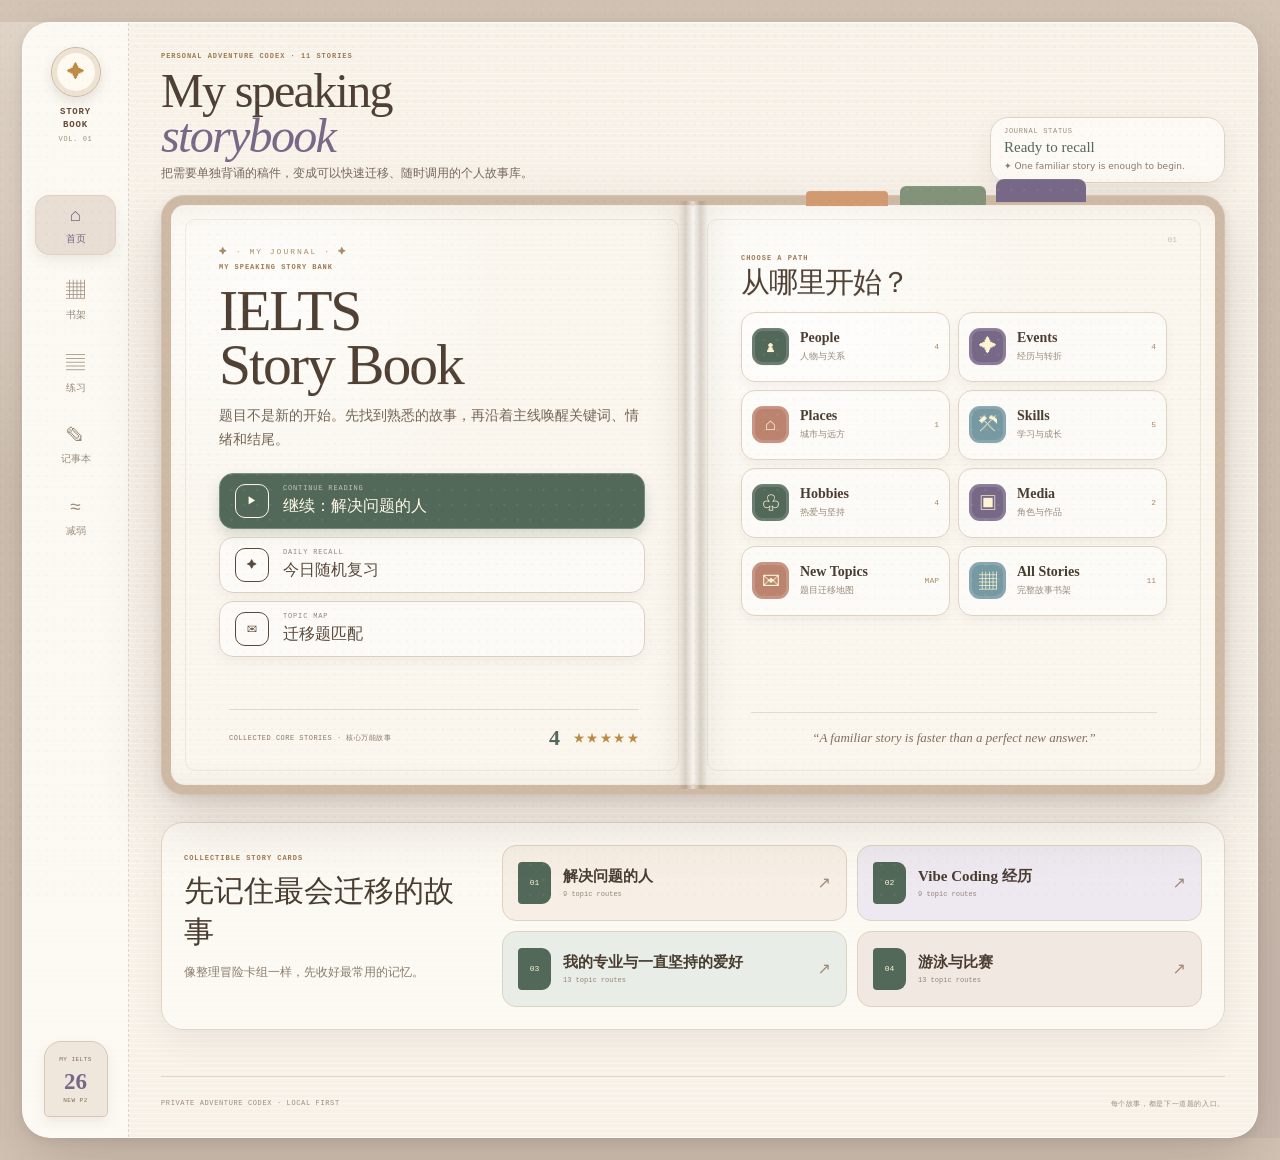
<file: ielts-story-book/index.html>
<!doctype html>
<html lang="zh-CN">
  <head>
    <meta charset="UTF-8" />
    <meta name="viewport" content="width=device-width, initial-scale=1.0" />
    <meta name="description" content="把雅思口语稿整理成可以快速迁移、主动回忆的个人故事库。" />
    <link rel="icon" href="/ielts-story-book/favicon.svg" />
    <title>IELTS Story Book</title>
    <script type="module" crossorigin src="/ielts-story-book/assets/index-qd7q5h-L.js"></script>
    <link rel="stylesheet" crossorigin href="/ielts-story-book/assets/index-BnilEi41.css">
  </head>
  <body>
    <div id="root"></div>
  </body>
</html>
</file>
<file: ielts-story-book/assets/index-BnilEi41.css>
:root{--ink:#493c31;--ink-soft:#76695c;--paper:#f2e7d8;--paper-light:#fbf7ef;--paper-deep:#dfcdb7;--cream:#f7f1e8;--sage:#82937a;--sage-dark:#526858;--plum:#786887;--rose:#cb7c70;--gold:#bd8b46;--sky:#7799a2;--line:#5b453229;--shadow:0 18px 46px #523e2d29;--pixel:ui-monospace, "SFMono-Regular", Consolas, "Liberation Mono", monospace;--serif:Georgia, "Times New Roman", "Songti SC", "Noto Serif CJK SC", serif;--sans:Inter, ui-sans-serif, system-ui, -apple-system, BlinkMacSystemFont, "Segoe UI", "PingFang SC", sans-serif;--story-accent:#8d6941}*{box-sizing:border-box}html{--lightningcss-light:initial;--lightningcss-dark: ;color-scheme:light;scroll-behavior:smooth;background:#d4c5b6;min-width:320px}body{min-height:100vh;color:var(--ink);font-family:var(--sans);background:radial-gradient(circle at 16% 8%,#fffaf0b3,#0000 28%),radial-gradient(circle at 88% 90%,#745f7924,#0000 31%),repeating-linear-gradient(90deg,#553e2b05 0 1px,#0000 1px 5px),#d4c5b6;margin:0}body:before{content:"";pointer-events:none;z-index:50;opacity:.2;background:radial-gradient(circle at 20% 30%,#563f2b1f 0 1px,#0000 1.5px) 0 0/9px 11px,radial-gradient(circle at 80% 65%,#ffffff59 0 1px,#0000 1.5px) 0 0/13px 15px;position:fixed;inset:0}a{color:inherit;text-decoration:none}button,input,select{font:inherit}button,a{-webkit-tap-highlight-color:transparent}button:focus-visible,a:focus-visible,input:focus-visible,select:focus-visible,summary:focus-visible{outline:2px solid var(--plum);outline-offset:3px}.app-shell{z-index:1;background:linear-gradient(#ffffff57 1px, transparent 1px), var(--cream);background-size:100% 5px,auto;border:1px solid #ffffffc7;border-radius:28px;grid-template:"rail stage"1fr"rail footer"/106px minmax(0,1fr);width:min(1580px,100% - 44px);min-height:calc(100vh - 44px);margin:22px auto;display:grid;position:relative;overflow:hidden;box-shadow:0 28px 75px #46322333,0 3px 10px #4632231a}.topbar{background:#fffdf8b3;border-right:1px dashed #624b3633;flex-direction:column;grid-area:rail;align-items:center;min-height:100%;padding:24px 12px 20px;display:flex}.brand-mark{color:#654a34;text-align:center;justify-items:center;gap:9px;display:grid}.brand-gem{width:50px;height:50px;color:var(--gold);font-family:var(--pixel);background:#fffaf1;border:1px solid #c9b9a4;border-radius:50%;place-items:center;font-size:18px;display:grid;box-shadow:inset 0 0 0 5px #eee2d3,0 5px 12px #503a2921}.brand-mark strong,.brand-mark small{font-family:var(--pixel);letter-spacing:.09em;display:block}.brand-mark strong{font-size:9px;line-height:1.45}.brand-mark small{color:#a28f7c;margin-top:3px;font-size:7px}.topnav{gap:12px;width:100%;margin-top:54px;display:grid}.topnav a,.motion-toggle{color:#9a8b7b;cursor:pointer;background:0 0;border:0;border-radius:15px;align-content:center;place-items:center;gap:5px;min-height:60px;padding:8px 4px;transition:transform .18s,color .18s,background .18s,box-shadow .18s;display:grid}.topnav a span,.motion-toggle span{font-family:var(--pixel);font-size:19px}.topnav a small,.motion-toggle small{font-size:10px}.topnav a:hover,.topnav a.active,.motion-toggle:hover{color:#6a5746;background:#efe6dc;transform:translateY(-2px);box-shadow:inset 0 0 0 1px #e0d2c2,0 6px 13px #503a2914}.topnav a.active{color:var(--plum);background:#e8ded3}.rail-note{color:#806b58;background:#f0e7dc;border:1px solid #d7c7b5;border-radius:17px 17px 5px 5px;justify-items:center;width:64px;margin-top:auto;padding:14px 4px 12px;display:grid;box-shadow:0 5px 12px #4d372614}.rail-note span,.rail-note small{font-family:var(--pixel);letter-spacing:.08em;font-size:6px}.rail-note strong{color:var(--plum);font-family:var(--serif);margin:6px 0 2px;font-size:23px}.route-stage{perspective:1600px;transform-origin:50%;grid-area:stage;min-width:0}.page-wrap{width:min(1380px,100% - 64px);margin:0 auto;padding:20px 0 46px}.site-footer{border-top:1px solid var(--line);color:#9b8d7f;width:calc(100% - 64px);font-family:var(--pixel);letter-spacing:.09em;grid-area:footer;justify-content:space-between;gap:24px;margin:0 auto;padding:22px 0 28px;font-size:7px;display:flex}.eyebrow,.chapter-label{color:#9c7951;font-family:var(--pixel);letter-spacing:.14em;text-transform:uppercase;font-size:7px;font-weight:700}.ambient-title{justify-content:space-between;align-items:flex-end;gap:28px;margin:0 auto 12px;display:flex}.ambient-title h1,.page-hero h1,.map-header h1{color:#4e4034;font-family:var(--serif);letter-spacing:-.035em;margin:6px 0 7px;font-size:clamp(34px,4vw,48px);font-weight:500;line-height:.94}.ambient-title h1 em{color:var(--plum);font-weight:400}.ambient-title p,.page-hero p,.map-header p{max-width:680px;color:var(--ink-soft);font-family:var(--serif);margin:0;font-size:12px;line-height:1.45}.home-status{background:#fffdf8b8;border:1px solid #dfd2c4;border-radius:18px;flex:none;width:235px;padding:9px 13px;box-shadow:0 10px 28px #4b362614}.home-status span,.home-status strong,.home-status small{display:block}.home-status span{color:#9f8d7b;font-family:var(--pixel);letter-spacing:.1em;font-size:7px}.home-status strong{color:var(--sage-dark);font-family:var(--serif);margin-top:4px;font-size:15px;font-weight:500}.home-status small{color:#8c7c6d;margin-top:4px;font-size:9px;line-height:1.35}.open-book{background:#cdb9a4;border:1px solid #d4c3b0;border-radius:23px;grid-template-columns:1fr 1fr;min-height:650px;padding:9px;display:grid;position:relative;transform:rotateX(.6deg);box-shadow:0 25px 60px #4e3a2a2e,0 5px 14px #4e3a2a1c}.open-book:before{content:"";z-index:8;background:var(--plum);width:90px;height:23px;box-shadow:-98px 5px 0 -2px var(--sage), -194px 8px 0 -4px #d29a70;border-radius:8px 8px 0 0;position:absolute;top:-17px;right:13%}.book-page{color:var(--ink);background:radial-gradient(circle at 20% 15%, #ffffffbf, transparent 36%), repeating-linear-gradient(0deg, #63483005 0 1px, transparent 1px 5px), var(--paper-light);position:relative;overflow:hidden}.book-page:after{content:"";pointer-events:none;border:1px solid #74573d1a;border-radius:10px;position:absolute;inset:14px}.book-page.left-page{border-radius:14px 3px 3px 14px;box-shadow:inset -20px 0 28px #5b412b14}.book-page.right-page{border-radius:3px 14px 14px 3px;box-shadow:inset 20px 0 28px #5b412b12}.book-binding{z-index:6;pointer-events:none;background:linear-gradient(90deg,#0000,#50392624,#ffffff80,#50392629,#0000);width:30px;position:absolute;top:5px;bottom:5px;left:50%;transform:translate(-50%)}.home-book{min-height:600px}.home-book .book-page{padding:42px 48px}.ornament{color:#a98d68;font-family:var(--pixel);letter-spacing:.25em;font-size:8px}.home-book h2{color:#504034;font-family:var(--serif);letter-spacing:-.035em;margin:13px 0;font-size:clamp(44px,4.5vw,59px);font-weight:500;line-height:.93}.book-intro{color:#726353;max-width:470px;font-family:var(--serif);margin:0;font-size:14px;line-height:1.7}.home-actions{gap:8px;margin-top:21px;display:grid}.quest-button{color:#59493b;text-align:left;cursor:pointer;background:#ffffff80;border:1px solid #ded0c1;border-radius:14px;align-items:center;gap:14px;width:100%;min-height:54px;padding:10px 15px;transition:transform .18s,background .18s,box-shadow .18s;display:flex;box-shadow:0 5px 12px #563e2b0f}.quest-button:hover{background:#fffdf8;transform:translateY(-2px);box-shadow:0 8px 18px #563e2b1c}.quest-button.primary{background:var(--sage-dark);color:#fff9e9;border-color:#768b7a;box-shadow:0 7px 14px #394f3e2e}.quest-button>span:first-child{width:34px;height:34px;font-family:var(--pixel);border:1px solid;border-radius:10px;flex:none;place-items:center;font-size:10px;display:grid}.quest-button small,.quest-button span:last-child{display:block}.quest-button small{font-family:var(--pixel);letter-spacing:.12em;opacity:.66;margin-bottom:4px;font-size:7px}.featured-ribbon{border-top:1px solid var(--line);color:#8a7968;font-family:var(--pixel);letter-spacing:.07em;align-items:center;gap:12px;padding-top:15px;font-size:7px;display:flex;position:absolute;bottom:34px;left:58px;right:54px}.featured-ribbon strong{color:var(--sage-dark);font-family:var(--serif);margin-left:auto;font-size:22px}.page-number{color:#5b3e204d;font-family:var(--pixel);font-size:8px;position:absolute;top:30px;right:38px}.home-book .right-page h2{font-family:var(--serif);margin:7px 0 16px;font-size:29px;font-weight:500}.category-grid{grid-template-columns:repeat(2,minmax(0,1fr));gap:8px;display:grid}.category-tile{background:#ffffff80;border:1px solid #e0d2c2;border-radius:14px;grid-template-columns:37px 1fr auto;align-items:center;gap:11px;min-height:70px;padding:10px;transition:transform .18s,background .18s,box-shadow .18s;display:grid;box-shadow:0 5px 10px #553d2a0d}.category-tile:nth-child(4n+2) .category-icon{background:var(--plum)}.category-tile:nth-child(4n+3) .category-icon{background:#bc836f}.category-tile:nth-child(4n+4) .category-icon{background:var(--sky)}.category-tile:hover{background:#fffdf8;transform:translateY(-2px);box-shadow:0 8px 18px #553d2a1a}.category-icon{background:var(--sage-dark);color:#fff4d4;width:37px;height:37px;font-family:var(--pixel);border-radius:11px;place-items:center;font-size:18px;display:grid;box-shadow:inset 0 0 0 3px #ffffff24}.category-tile strong,.category-tile small{display:block}.category-tile strong{font-family:var(--serif);font-size:14px;font-weight:600}.category-tile small{color:#998b7d;margin-top:4px;font-size:9px}.category-tile em{color:#a78966;font-family:var(--pixel);font-size:8px;font-style:normal}.home-book blockquote{border-top:1px solid var(--line);color:#806f5e;font-family:var(--serif);text-align:center;margin:0;padding-top:17px;font-size:13px;font-style:italic;position:absolute;bottom:39px;left:58px;right:58px}.featured-strip{background:#fffdf8a8;border:1px solid #e1d5c8;border-radius:22px;grid-template-columns:290px 1fr;align-items:start;gap:28px;margin-top:27px;padding:22px;display:grid;box-shadow:0 12px 32px #4b362612}.featured-strip h2,.related-section h2{font-family:var(--serif);margin:7px 0 0;font-size:30px;font-weight:500}.featured-strip>div:first-child p{color:#8b7c6d;font-family:var(--serif);margin:10px 0 0;font-size:12px;line-height:1.6}.featured-links{grid-template-columns:repeat(2,1fr);gap:10px;display:grid}.featured-links a{background:#f7efe5;border:1px solid #dfd1c1;border-radius:14px;grid-template-columns:33px 1fr auto;align-items:center;gap:12px;min-height:76px;padding:14px 15px;transition:transform .18s,background .18s;display:grid}.featured-links a:nth-child(4n+2){background:#eee9f0}.featured-links a:nth-child(4n+3){background:#e8eee7}.featured-links a:nth-child(4n+4){background:#f2e8e2}.featured-links a:hover{background:#fffdf9;transform:translateY(-2px)}.featured-links span{background:var(--sage-dark);color:#fff5dc;width:33px;height:42px;font-family:var(--pixel);border-radius:4px 9px 9px 4px;place-items:center;font-size:8px;display:grid}.featured-links strong,.featured-links small{display:block}.featured-links strong{font-family:var(--serif);font-size:15px;font-weight:600}.featured-links small{color:#958577;font-family:var(--pixel);margin-top:4px;font-size:7px}.featured-links em{color:#a08b76;font-style:normal}.page-hero{justify-content:space-between;align-items:center;gap:24px;margin-bottom:9px;display:flex}.page-hero h1{margin:3px 0 4px;font-size:clamp(32px,3.6vw,44px)}.page-hero p{max-width:650px;font-size:12px;line-height:1.4}.library-stats{gap:7px;display:flex}.library-stats div{text-align:center;background:#fffdf8b8;border:1px solid #dfd2c4;border-radius:16px;min-width:80px;padding:7px 9px;box-shadow:0 8px 20px #4b36260f}.library-stats strong,.library-stats span{display:block}.library-stats strong{color:var(--plum);font-family:var(--serif);font-size:18px;line-height:1}.library-stats span{color:#9a8c7e;font-family:var(--pixel);letter-spacing:.07em;margin-top:2px;font-size:6px}.filter-parchment{color:var(--ink);background:#fffdf8cc;border:1px solid #ded0c0;border-radius:18px;grid-template-columns:minmax(260px,1fr) 180px 190px;gap:7px;padding:6px;display:grid;box-shadow:0 12px 28px #4c372714}.filter-parchment label>span:not(.search-field span){color:#8d7b69;font-family:var(--pixel);letter-spacing:.09em;margin:0 0 3px;font-size:6px;display:block}.search-field{background:#f5ede4;border:1px solid #ded1c2;border-radius:11px;align-items:center;gap:9px;min-height:36px;padding:0 11px;display:flex}.search-field>span{color:#917861;font-family:var(--pixel);font-size:15px}.search-field input,.filter-parchment select{color:#534437;background:#f5ede4;border:1px solid #ded1c2;border-radius:10px;width:100%;min-height:36px}.search-field input{background:0 0;border:0;outline:0;min-height:auto}.filter-parchment select{padding:0 12px}.category-filter-row{gap:6px;padding:8px 0 3px;display:flex;overflow-x:auto}.category-filter-row button{color:#877767;font-family:var(--pixel);cursor:pointer;background:#efe6dc;border:1px solid #d9cabb;border-bottom-width:3px;border-radius:10px 10px 4px 4px;flex:none;padding:5px 9px 6px;font-size:7px}.category-filter-row button:nth-child(3n+2){background:#e7ede5}.category-filter-row button:nth-child(3n+3){background:#eee8f0}.category-filter-row button.active,.category-filter-row button:hover{background:var(--sage-dark);color:#fff6e2;border-color:#76897b}.result-line{color:#948678;font-family:var(--pixel);letter-spacing:.08em;align-items:center;gap:12px;padding:6px 0;font-size:6px;display:flex}.result-line .rule{background:var(--line);flex:1;height:1px}.story-grid{grid-template-columns:repeat(3,minmax(0,1fr));gap:22px;display:grid}.bookshelf-display{aspect-ratio:1624/969;background:#f6ead5 url(/ielts-story-book/images/story-library-shelves.jpg) 50%/100% 100% no-repeat;border:1px solid #e0cfb9;border-radius:22px;width:min(100%,1180px);margin-inline:auto;position:relative;overflow:hidden;box-shadow:0 18px 42px #533b2621}.story-grid.shelf-grid{grid-template-rows:40.6% 40.8%;grid-template-columns:repeat(7,minmax(0,1fr));align-items:end;gap:0 2.2%;display:grid;position:absolute;inset:0 9% 0 7%}.shelf-grid .book-card:first-child{grid-area:1/1}.shelf-grid .book-card:nth-child(2){grid-area:1/2}.shelf-grid .book-card:nth-child(3){grid-area:1/3}.shelf-grid .book-card:nth-child(4){grid-area:1/4}.shelf-grid .book-card:nth-child(5){grid-area:1/5}.shelf-grid .book-card:nth-child(6){grid-area:1/6}.shelf-grid .book-card:nth-child(7){grid-area:2/2}.shelf-grid .book-card:nth-child(8){grid-area:2/3}.shelf-grid .book-card:nth-child(9){grid-area:2/4}.shelf-grid .book-card:nth-child(10){grid-area:2/5}.shelf-grid .book-card:nth-child(11){grid-area:2/6}.story-card{background:var(--paper-light);min-width:0;color:var(--ink);border:1px solid #d7c7b5;border-radius:18px;transition:transform .22s,box-shadow .22s;position:relative;overflow:visible;box-shadow:0 13px 30px #4f3a2a21,0 2px 5px #4f3a2a12}.story-card:hover{transform:translateY(-6px)rotate(-.18deg);box-shadow:0 20px 38px #4f3a2a2b,0 3px 7px #4f3a2a14}.story-card.book-card{background:var(--book-pastel,#bfe3d2);border:1px solid #5b453a33;border-radius:5px 13px 13px 5px;place-self:end center;width:min(100%,148px);height:190px;overflow:hidden;box-shadow:5px 8px 16px #412b1b29,inset 3px 0 #ffffff47}.shelf-grid .book-card:nth-child(6n+1){--book-pastel:#f4b8ad}.shelf-grid .book-card:nth-child(6n+2){--book-pastel:#addcea}.shelf-grid .book-card:nth-child(6n+3){--book-pastel:#c4dfa9}.shelf-grid .book-card:nth-child(6n+4){--book-pastel:#b7dfd1}.shelf-grid .book-card:nth-child(6n+5){--book-pastel:#cfbee7}.shelf-grid .book-card:nth-child(6n+6){--book-pastel:#f2c9a9}.story-card.book-card:before{content:"";z-index:5;border-left:1px solid #35231840;border-right:1px solid #ffffff3d;width:3px;position:absolute;inset:0 auto 0 9px;box-shadow:3px 0 #3523181f}.story-card.book-card:after{content:"";z-index:5;background:#fff4d6b3;border-radius:50%;height:3px;position:absolute;bottom:4px;left:13px;right:2px}.story-card.book-card:hover{transform:translateY(-9px)rotate(-.7deg);box-shadow:7px 14px 22px #412b1b33,inset 3px 0 #ffffff4d}.book-card .card-bookmark{display:none}.book-card .pixel-scene{z-index:3;aspect-ratio:3;background-position:50%;background-size:contain;border:3px solid #fff4dac7;border-radius:4px;width:auto;height:auto;position:absolute;top:68px;left:17px;right:11px;box-shadow:0 3px 9px #30201633}.book-card .scene-label,.book-card .card-kicker,.book-card .story-card-body>p,.book-card .tag-row,.book-card .card-meta-row>span:last-child{display:none}.book-card .story-card-body{z-index:4;border-radius:inherit;background:linear-gradient(#ffffff38,#0000 30% 78%,#5a3f2d14),repeating-linear-gradient(90deg,#ffffff12 0 1px,#0000 1px 5px);flex-direction:column;min-height:0;padding:17px 13px 13px 18px;display:flex;position:absolute;inset:0}.book-card .story-card-body h3{color:#5c4b43;text-shadow:0 1px #ffffff73;margin:0;font-size:13px;line-height:1.26}.book-card .card-meta-row{border:0;justify-content:center;margin-top:auto;padding:0}.book-card .stars{color:#9c743b;text-shadow:0 1px #ffffff80;font-size:10px}.card-bookmark{z-index:6;background:var(--story-accent);color:#fff5dd;width:36px;height:54px;font-family:var(--pixel);text-align:center;border-radius:5px 5px 12px 12px;padding-top:13px;font-size:8px;position:absolute;top:-9px;right:20px;box-shadow:0 5px 10px #43302233}.pixel-scene{aspect-ratio:3;min-height:0;image-rendering:pixelated;border-bottom:5px solid var(--story-accent);background:linear-gradient(#0000 64%,#2f443ad1 64%),linear-gradient(#8fa5a0,#c7b792 64%,#617b68 64%);border-radius:17px 17px 6px 6px;position:relative;overflow:hidden}.pixel-scene:before{content:"";opacity:.6;background-color:#0000;background-image:linear-gradient(#ffffff0b 1px,#0000 1px),linear-gradient(90deg,#ffffff0b 1px,#0000 1px);background-position:0 0,0 0;background-repeat:repeat,repeat;background-size:8px 8px;background-attachment:scroll,scroll;background-origin:padding-box,padding-box;background-clip:border-box,border-box;position:absolute;inset:0}.pixel-scene:after{content:"";-webkit-backdrop-filter:blur(.25px)sepia(.08);backdrop-filter:blur(.25px)sepia(.08);background:linear-gradient(90deg,#fff4dc47,#0000 42%,#523d2e21);position:absolute;inset:0}.pixel-scene.has-image{image-rendering:auto;background-color:#ead9c2;background-position:50%;background-repeat:no-repeat;background-size:contain}.pixel-scene.has-image:before{opacity:.04}.pixel-scene.has-image:after{-webkit-backdrop-filter:none;backdrop-filter:none;background:linear-gradient(90deg,#fff7e514,#0000 45%,#4534270d)}.pixel-scene.has-image .pixel-moon,.pixel-scene.has-image .pixel-horizon,.pixel-scene.has-image .pixel-object{display:none}.pixel-moon,.pixel-object,.pixel-horizon{image-rendering:pixelated;display:block;position:absolute}.pixel-moon{z-index:1;background:#f0d694;width:30px;height:30px;top:23px;right:33px;box-shadow:8px 0 #dab86d40,0 8px #dab86d1f}.pixel-horizon{background:linear-gradient(135deg,#0000 35%,#3f5b4a7a 36% 55%,#0000 56%),linear-gradient(45deg,#0000 40%,#405e4dad 41% 60%,#0000 61%);height:38px;bottom:52px;left:0;right:0}.pixel-object{z-index:2;background:#3f5b50;width:32px;height:58px;bottom:28px;box-shadow:8px 8px #2e443c}.pixel-object.one{left:20%}.pixel-object.two{width:48px;height:39px;left:55%}.pixel-scene[data-scene=terminal]{background:linear-gradient(#506b71,#7e9c8d 68%,#405a50 68%)}.pixel-scene[data-scene=terminal] .pixel-object.one{background:#394846;border:7px solid #8bb19c;width:74px;height:48px;box-shadow:inset 0 0 0 4px #4f6e61}.pixel-scene[data-scene=terminal] .pixel-moon{width:6px;height:6px;box-shadow:-26px 8px #bad0bf,-56px -5px #d5dfc5,-94px 18px #91b7a2}.pixel-scene[data-scene=pool]{background:repeating-linear-gradient(0deg,#4d91a0 0 12px,#70aebb 12px 18px,#3e7e91 18px 28px)}.pixel-scene[data-scene=pool] .pixel-object{background:#e0c68b;height:25px;bottom:40px}.pixel-scene[data-scene=coast]{background:linear-gradient(#86aaa4 0 54%,#e3ca99 54% 64%,#5f9cac 64%)}.pixel-scene[data-scene=coast] .pixel-object.one{background:#4f7353;width:9px;height:67px;box-shadow:-16px -15px #6f8b5d,15px -22px #67885d,0 -34px #82956d}.pixel-scene[data-scene=studio]{background:linear-gradient(#b88872 0 62%,#796252 62%)}.pixel-scene[data-scene=studio] .pixel-object.one{background:#e2c78d;border:6px solid #76513a;width:50px;height:60px;transform:rotate(-4deg)}.pixel-scene[data-scene=festival]{background:linear-gradient(#c56b5e 0 65%,#875047 65%)}.pixel-scene[data-scene=festival] .pixel-moon{background:#f0bd5d;border-radius:50%;box-shadow:0 8px #c6534a,0 14px #e6a74c}.pixel-scene[data-scene=starlight]{background:radial-gradient(circle at 45% 25%,#a395b1,#6e668e 55%,#4d5273)}.pixel-scene[data-scene=starlight]:before{background:radial-gradient(circle,#f0da9b 0 2px,#0000 3px) 0 0/35px 29px}.pixel-scene[data-scene=office],.pixel-scene[data-scene=training]{background:linear-gradient(#778787 0 65%,#80705f 65%)}.pixel-scene[data-scene=portrait]{background:linear-gradient(135deg,#a39878,#607d71)}.pixel-scene[data-scene=portrait] .pixel-object.one{border-radius:25px 25px 0 0;width:47px;height:70px;left:43%}.pixel-scene[data-scene=forest]{background:linear-gradient(#78998b 0 55%,#526d5b 55%)}.pixel-scene[data-scene=forest] .pixel-object{background:#74533d;width:15px;height:70px;box-shadow:-24px -14px #5f805f,20px -24px #73906c,0 -40px #839b75}.pixel-scene.has-image{background-position:50%!important;background-repeat:no-repeat!important;background-size:contain!important}.scene-label{z-index:3;color:#fff3d6;font-family:var(--pixel);letter-spacing:.06em;background:#3a4840c7;border-radius:6px;padding:5px 8px;font-size:7px;position:absolute;bottom:8px;left:10px}.story-card-body{background:repeating-linear-gradient(0deg, transparent 0 25px, #60442509 25px 26px), var(--paper-light);border-radius:0 0 17px 17px;min-height:246px;padding:19px 19px 18px}.card-kicker,.card-meta-row{color:#9c876f;font-family:var(--pixel);letter-spacing:.05em;justify-content:space-between;align-items:center;gap:12px;font-size:7px;display:flex}.reviewed-dot{color:var(--sage-dark)}.story-card h3{font-family:var(--serif);margin:13px 0 8px;font-size:24px;font-weight:600;line-height:1.2}.story-card-body>p{color:#746353;min-height:66px;font-family:var(--serif);margin:0 0 14px;font-size:12px;line-height:1.72}.card-meta-row{border-top:1px solid var(--line);padding-top:12px}.stars{white-space:nowrap;color:var(--gold);font-family:var(--pixel);align-items:center;gap:1px;font-size:12px;display:inline-flex}.stars small{color:inherit;letter-spacing:.07em;margin-left:7px;font-size:7px}.star-empty{opacity:.2}.tag-row,.feeling-cloud{flex-wrap:wrap;gap:6px;margin-top:12px;display:flex}.tag-row span,.feeling-cloud span{color:#766452;font-family:var(--pixel);background:#f1e8de;border:1px solid #dfd1c2;border-radius:8px;padding:5px 7px;font-size:7px}.empty-page,.loading-page{color:#8f7e6d;text-align:center;align-content:center;place-items:center;min-height:420px;display:grid}.empty-page>span{font-size:34px}.empty-page h1,.empty-page h2{font-family:var(--serif)}.back-link{color:#806f5f;font-family:var(--pixel);letter-spacing:.05em;font-size:8px}.story-toolbar{justify-content:space-between;align-items:center;gap:24px;min-height:42px;margin-bottom:16px;display:flex}.mode-tabs{justify-content:center;gap:6px;display:flex}.mode-tabs button,.map-mode-bar button{color:#897969;font-family:var(--pixel);cursor:pointer;background:#eee5db;border:1px solid #d8c9b9;border-bottom-width:3px;border-radius:10px 10px 4px 4px;padding:10px 14px 12px;font-size:8px}.mode-tabs button:nth-child(2),.map-mode-bar button:nth-child(2){background:#e8eee7}.mode-tabs button:nth-child(3),.map-mode-bar button:nth-child(3){background:#eee8f0}.mode-tabs button.active,.map-mode-bar button.active{background:var(--sage-dark);color:#fff5df;border-color:#76897b}.mode-tabs .read-aloud{color:#8a6942;margin-left:10px}.story-copy-page,.memory-page{padding:34px 38px 38px;overflow:visible}.page-story-header{grid-template-columns:minmax(0,1fr) auto;align-items:start;gap:20px;min-height:96px;padding-right:2px;display:grid}.page-story-header h1{font-family:var(--serif);letter-spacing:-.025em;margin:6px 0 0;font-size:clamp(31px,3.1vw,43px);font-weight:500;line-height:1.08}.page-story-header .stars{justify-content:flex-end;margin-top:4px}.story-illustration-panel{align-items:start;min-height:166px;margin-bottom:18px;display:grid}.story-illustration-panel .pixel-scene{aspect-ratio:15/4;border:8px solid #ead8bf;border-bottom-color:var(--story-accent);background-color:#ead8bf;border-radius:14px;width:100%;min-height:0;box-shadow:0 8px 20px #4e37261a}.story-core-theme{border-left:4px solid var(--story-accent);background:#f2e9df;border-radius:0 10px 10px 0;padding:14px 16px}.story-core-theme span,.ending-card>span,.scroll-ending>span,.node-fold>span{color:#9b7850;font-family:var(--pixel);letter-spacing:.11em;font-size:7px}.story-core-theme p{font-family:var(--serif);margin:6px 0 0;font-size:14px;line-height:1.55}.story-prose{column-count:2;column-rule:1px solid #84674921;column-fill:balance;column-gap:24px;margin-top:18px}.story-paragraph{border-left:1px solid var(--line);break-inside:auto;margin:0;padding:0 8px 12px 10px;position:relative}.paragraph-role{color:#9b7854;font-family:var(--pixel);letter-spacing:.11em;break-after:avoid;margin-bottom:5px;font-size:6px;display:block}.story-paragraph p{color:#4b4036;font-family:var(--serif);margin:0;font-size:12.5px;line-height:1.57}.story-paragraph em{color:#765b7d}.story-paragraph strong{color:#875944}.chinese-helper{background:#ffffff61;border:1px dashed #c3aa8c;border-radius:12px;margin-top:12px;padding:11px 14px}.chinese-helper summary{color:#806745;font-family:var(--pixel);cursor:pointer;font-size:8px}.chinese-helper ul{margin:15px 0 0;padding:0;list-style:none}.chinese-helper li{border-top:1px solid var(--line);padding:10px 0}.chinese-helper strong,.chinese-helper span{display:block}.chinese-helper strong{font-family:var(--serif)}.chinese-helper span,.chinese-helper p{color:#7b6b5b;margin-top:4px;font-size:12px;line-height:1.6}.memory-heading{justify-content:space-between;align-items:flex-end;gap:20px;min-height:57px;margin-bottom:12px;display:flex}.memory-heading h2{font-family:var(--serif);margin:4px 0 0;font-size:27px;font-weight:500}.scroll-button,.small-scroll-link{color:var(--sage-dark);font-family:var(--pixel);letter-spacing:.04em;font-size:7px}.scroll-button{background:#e8eee6;border:1px solid #b9c4b6;border-radius:9px;padding:9px 11px}.mini-story-map{border-top:1px solid var(--line);border-bottom:1px solid var(--line);grid-template-columns:repeat(2,minmax(0,1fr));gap:8px;padding:11px 0;display:grid}.mini-map-node{background:#f4ede2a3;border:1px solid #80694e21;border-radius:10px;grid-template-columns:27px minmax(0,1fr);align-items:start;gap:8px;min-width:0;padding:8px;display:grid}.mini-map-node>span{z-index:1;background:var(--sage-dark);color:#fff2d2;width:27px;height:27px;font-family:var(--pixel);border:3px solid #e2d4c4;border-radius:8px;outline:1px solid #8ba08d;place-items:center;font-size:7px;display:grid}.mini-map-node strong,.mini-map-node small{display:block}.mini-map-node strong{font-family:var(--serif);text-overflow:ellipsis;font-size:12.5px;line-height:1.25;overflow:hidden}.mini-map-node small{color:#80705f;-webkit-line-clamp:2;-webkit-box-orient:vertical;margin-top:3px;font-size:8.5px;line-height:1.3;display:-webkit-box;overflow:hidden}.memory-block h3{font-family:var(--serif);margin:0 0 7px;font-size:15px;font-weight:600}.memory-block h3 small{color:#9b8060;font-family:var(--pixel);margin-left:6px;font-size:8px}.memory-page .feeling-cloud{gap:4px;margin-top:0}.memory-page .feeling-cloud span{padding:4px 6px;font-size:6px}.feeling-cloud span.emphasis{color:#5b452f;background:#ead7b4;border-color:#c6a36d}.ending-card{background:#f1e5ce;border:1px solid #d9c4a3;border-radius:13px;padding:16px 18px;box-shadow:0 5px 12px #5d41230f}.ending-card p{color:#5d4c3b;font-family:var(--serif);margin:8px 0 0;font-size:13px;line-height:1.72}.memory-page .ending-card{padding:11px 13px}.memory-page .ending-card p{margin-top:5px;font-size:11px;line-height:1.45}.topic-list>div{flex-wrap:wrap;gap:7px;display:flex}.topic-list a{color:#665443;background:#f2e9df;border:1px solid #ddd0c0;border-radius:8px;padding:7px 8px;font-size:10px;line-height:1.3}.memory-page .topic-list>div{gap:4px}.memory-page .topic-list a{padding:5px 6px;font-size:8.5px}.keyword-page-content{padding:29px 0}.keyword-page-content>h2{font-family:var(--serif);margin:9px 0 24px;font-size:29px;font-weight:500;line-height:1.4}.keyword-chain{gap:9px;display:grid}.keyword-chain>div{border-left:3px solid var(--story-accent);background:#f2e9df;border-radius:0 10px 10px 0;padding:12px 14px}.keyword-chain strong,.keyword-chain span{display:block}.keyword-chain strong{font-family:var(--serif)}.keyword-chain span{color:#80705f;margin-top:4px;font-size:11px}.recall-panel{padding:29px 0}.recall-question{color:#4e4034;font-family:var(--serif);margin:13px 0 20px;font-size:27px;line-height:1.4}.recall-story-name{background:#f2e9df;border:1px solid #d9c9b7;border-radius:11px;padding:13px;font-size:13px}.recall-reveal{border-left:3px solid var(--story-accent);background:#f2e9df;border-radius:0 10px 10px 0;margin-top:13px;padding:15px}.recall-reveal small{color:#96754f;font-family:var(--pixel);font-size:7px}.recall-reveal p{font-family:var(--serif);margin:6px 0 0;line-height:1.6}.reveal-button,.text-button{background:var(--sage-dark);color:#fff3d7;font-family:var(--pixel);cursor:pointer;border:1px solid #76897b;border-radius:10px;margin-top:18px;padding:11px 15px;font-size:8px}.text-button{color:#75614a;background:0 0;border-color:#d6c6b5;margin-left:8px}.chapter-nav{grid-template-columns:1fr 1fr;gap:12px;margin-top:20px;display:grid}.chapter-nav a{background:#fffdf8ad;border:1px solid #ded1c2;border-radius:14px;padding:14px 17px;box-shadow:0 7px 16px #4b36260d}.chapter-nav a:last-child{text-align:right}.chapter-nav span,.chapter-nav strong{display:block}.chapter-nav span{color:#9a8b7d;font-family:var(--pixel);margin-bottom:6px;font-size:7px}.chapter-nav strong{font-family:var(--serif);font-size:17px;font-weight:500}.related-section{margin-top:36px}.related-grid{grid-template-columns:repeat(3,minmax(0,1fr));gap:16px;margin-top:16px;display:grid}.related-grid .pixel-scene{min-height:0}.related-grid .story-card-body{min-height:215px}.map-header{text-align:center;max-width:900px;margin:0 auto 16px}.map-header .back-link{margin-bottom:12px;display:inline-block}.map-header h1{font-size:clamp(36px,4.5vw,52px)}.map-header p{margin:0 auto}.map-mode-bar{flex-wrap:wrap;justify-content:center;gap:6px;margin-bottom:17px;display:flex}.scroll-sheet{width:min(900px,100%);color:var(--ink);background:repeating-linear-gradient(0deg,#0000 0 31px,#5a3d1f0a 31px 32px),linear-gradient(90deg,#653f1b0f,#0000 8% 92%,#653f1b0f),#f5ead7;border:1px solid #d4c2ad;border-radius:21px;margin:0 auto;padding:54px 68px 61px;position:relative;box-shadow:0 24px 55px #4b36262b,inset 0 0 50px #7649210f}.binder-tabs{z-index:5;align-items:flex-end;gap:6px;display:flex;position:absolute;top:-28px;left:40px}.binder-tabs span{background:var(--sage);color:#fff8e8;font-family:var(--pixel);border-radius:9px 9px 0 0;padding:10px 15px 9px;font-size:7px;box-shadow:0 -3px 8px #4d37260f}.binder-tabs span:nth-child(2){background:var(--plum)}.binder-tabs span:nth-child(3){background:#c9856f}.binder-tabs span:nth-child(4){background:#b99357}.scroll-cap{background:#d6c3ad;border-radius:9px;height:12px;position:absolute;left:19px;right:19px;box-shadow:inset 0 1px #fffc}.scroll-cap.top{top:17px}.scroll-cap.bottom{bottom:17px}.map-chain{gap:10px;display:grid;position:relative}.map-chain:before{content:"";background:repeating-linear-gradient(#a28c6e 0 7px,#0000 7px 13px);width:2px;position:absolute;top:27px;bottom:27px;left:26px}.map-node{position:relative}.map-node>button{width:100%;color:var(--ink);text-align:left;cursor:pointer;background:0 0;border:0;grid-template-columns:54px 1fr 30px;align-items:center;gap:12px;padding:0;display:grid}.node-number{z-index:1;background:var(--sage-dark);color:#fff3d3;width:54px;height:54px;font-family:var(--pixel);border:4px solid #e7dac8;border-radius:14px;outline:1px solid #82957f;place-items:center;font-size:9px;display:grid;box-shadow:0 5px 12px #48321c1f}.node-copy{background:#ffffff85;border:1px solid #dfd1c1;border-radius:13px;padding:10px 13px;box-shadow:0 5px 12px #4b36260a}.node-copy strong,.node-copy small{display:block}.node-copy strong{font-family:var(--serif);font-size:16px}.node-copy small{color:#7d6d5c;margin-top:5px;font-size:11px}.node-toggle{color:#8d775e;font-family:var(--pixel);font-size:18px}.node-fold{border-left:3px solid var(--story-accent);background:#ede3d6;border-radius:0 12px 12px 0;margin:6px 42px 0 66px;padding:10px 13px}.node-fold div{flex-wrap:wrap;gap:6px;margin-top:8px;display:flex}.node-fold em{color:#695744;background:#ffffff7a;border:1px solid #ddcfbf;border-radius:7px;padding:5px 7px;font-size:10px;font-style:normal}.scroll-ending{text-align:center;background:#efe1c6;border:1px solid #d9c3a0;border-radius:14px;margin-top:24px;padding:15px 18px}.scroll-ending p{font-family:var(--serif);margin:7px 0 0;font-size:13px;line-height:1.6}.map-timer{background:#ffffff61;border:6px double #9a7b50;border-radius:50%;align-content:center;place-items:center;width:130px;height:130px;margin:0 auto 30px;display:grid;box-shadow:0 8px 20px #4a362614}.map-timer strong{font-family:var(--pixel);font-size:38px}.map-timer span{color:#90724b;font-family:var(--pixel);margin-top:5px;font-size:7px}.timer-finished{text-align:center;margin-bottom:26px}.timer-finished span,.timer-finished strong{display:block}.timer-finished span{color:#a17d49;font-size:24px}.timer-finished strong{font-family:var(--serif);margin-top:5px;font-size:28px}.timer-finished p{color:#776552}.topic-source-note{background:#fffdf8b8;border:1px solid #dfd2c4;border-radius:14px;max-width:310px;padding:8px 12px;box-shadow:0 8px 20px #4b36260f}.topic-source-note span,.topic-source-note strong,.topic-source-note small{display:block}.topic-source-note span{color:#9a8c7e;font-family:var(--pixel);font-size:7px}.topic-source-note strong{color:var(--sage-dark);font-family:var(--serif);margin-top:3px;font-size:14px}.topic-source-note small{color:#8e7f71;margin-top:3px;font-size:9px;line-height:1.3}.topic-layout{grid-template-columns:minmax(0,1fr);align-items:start;gap:11px;display:grid}.topic-index{min-width:0;color:var(--ink);background:#f6ead5 url(/ielts-story-book/images/story-library-shelves.jpg) top/100% no-repeat;border:1px solid #d8c7b5;border-radius:22px;padding:10px 22px 0;position:relative;overflow:hidden;box-shadow:0 16px 35px #4b362621}.topic-index:before{content:"TOPIC BOOKS · PART 2";z-index:4;background:var(--plum);color:#fff7e5;font-family:var(--pixel);letter-spacing:.08em;border-radius:0 0 8px 8px;padding:6px 12px;font-size:7px;position:absolute;top:0;left:58px}.topic-toolbar{z-index:3;justify-content:space-between;align-items:center;gap:20px;display:flex;position:relative}.topic-search-actions{align-items:center;gap:8px;width:min(650px,72%);display:flex}.topic-toolbar .search-field{background:#fffdf8e6;flex:1;min-width:260px;box-shadow:0 5px 14px #4b362612}.all-topics-button{color:#66566d;min-height:36px;font-family:var(--pixel);cursor:pointer;background:#e5d8ec;border:1px solid #cdbdd7;border-radius:13px;flex:none;padding:0 13px;font-size:8px;box-shadow:0 5px 14px #4b362612}.all-topics-button:hover{background:#eee4f3;transform:translateY(-2px)}.topic-index-title{color:#806e5d;font-family:var(--pixel);letter-spacing:.05em;gap:15px;font-size:7px;display:flex}.topic-bookshelf{align-items:flex-end;height:210px;margin-top:3px;padding-bottom:18px;display:flex;position:relative}.topic-bookshelf:after{content:"";z-index:3;background:linear-gradient(#d7a664,#bd7e3d 46%,#9f612c 100%);border:1px solid #b77d3d;border-radius:3px 3px 8px 8px;height:17px;position:absolute;bottom:5px;left:-30px;right:-30px;box-shadow:0 9px 13px #4c2f1940,inset 0 2px #ffe6b780}.topic-links{scroll-behavior:smooth;scroll-snap-type:x mandatory;scrollbar-color:#9f7a55 #ffffff52;scrollbar-width:thin;border:0;align-items:flex-end;gap:14px;width:100%;height:186px;padding:8px 20px 0;display:flex;overflow:auto hidden}.topic-links::-webkit-scrollbar{height:8px}.topic-links::-webkit-scrollbar-track{background:#ffffff52;border-radius:8px}.topic-links::-webkit-scrollbar-thumb{background:#9f7a55;border-radius:8px}.topic-links a{scroll-snap-align:start;color:#584b44;background:#b9dec8;border:1px solid #4a34252e;border-radius:5px 12px 12px 5px;flex-direction:column;width:134px;min-width:134px;height:168px;padding:14px 11px 12px 17px;transition:transform .2s,box-shadow .2s,filter .2s;display:flex;position:relative;box-shadow:5px 7px 13px #3e2a1c26,inset 5px 0 #ffffff47}.topic-links a:nth-child(6n+2){background:#cdbce4}.topic-links a:nth-child(6n+3){background:#f3b9ae}.topic-links a:nth-child(6n+4){background:#f2d59f}.topic-links a:nth-child(6n+5){background:#addceb}.topic-links a:nth-child(6n+6){background:#f2c9ac}.topic-links a:before{content:"";border-left:1px solid #2f1f1633;border-right:1px solid #fff3;width:2px;position:absolute;top:0;bottom:0;left:10px}.topic-links a:hover,.topic-links a.active{filter:saturate(1.08);transform:translateY(-10px);box-shadow:7px 13px 18px #3e2a1c4a,inset 5px 0 #ffffff24}.topic-links a.active{outline-offset:-6px;outline:3px solid #ffffffc7}.topic-links small{font-family:var(--pixel);letter-spacing:.08em;opacity:.65;font-size:7px}.topic-links strong{-webkit-line-clamp:3;font-family:var(--serif);-webkit-box-orient:vertical;margin-top:8px;font-size:12px;font-weight:600;line-height:1.25;display:-webkit-box;overflow:hidden}.topic-links em{-webkit-line-clamp:3;color:#715f56;font-family:var(--serif);-webkit-box-orient:vertical;margin-top:4px;font-size:8px;font-style:italic;line-height:1.2;display:-webkit-box;overflow:hidden}.topic-links span{color:#806849;width:auto;height:auto;font-family:var(--pixel);letter-spacing:.06em;background:0 0;margin-top:auto;font-size:7px;display:block}.topic-detail-sheet{min-width:0;color:var(--ink);background:repeating-linear-gradient(0deg,#0000 0 31px,#5b3e1f08 31px 32px),#f8efe1;border:1px solid #d6c4b0;border-radius:22px;padding:20px 30px 24px;box-shadow:0 18px 42px #4b362624}.topic-number{color:#9a7950;font-family:var(--pixel);letter-spacing:.09em;font-size:7px}.topic-detail-sheet>h2{border-bottom:1px solid var(--line);max-width:900px;font-family:var(--serif);letter-spacing:-.02em;margin:5px 0 14px;padding-bottom:10px;font-size:clamp(25px,2.8vw,34px);font-weight:500;line-height:1.12}.topic-detail-sheet>h2 span,.topic-detail-sheet>h2 small{display:block}.topic-detail-sheet>h2 small{color:#8b7968;letter-spacing:0;margin-top:5px;font-size:.38em;font-weight:400}.recommendation-section,.framework-section{margin-top:14px}.section-heading{align-items:center;gap:12px;display:flex}.section-heading>span{background:var(--sage-dark);color:#fff1ce;width:39px;height:39px;font-family:var(--pixel);border:4px solid #e7d9c8;border-radius:11px;outline:1px solid #82957f;place-items:center;font-size:8px;display:grid}.section-heading small,.section-heading h3{display:block}.section-heading small{color:#997752;font-family:var(--pixel);letter-spacing:.09em;font-size:7px}.section-heading h3{font-family:var(--serif);margin:2px 0 0;font-size:21px}.recommendation-list{gap:10px;margin-top:12px;display:grid}.recommendation-list article{background:#ffffff80;border:1px solid #decebc;border-radius:15px;grid-template-columns:38px 1fr;gap:12px;padding:14px;display:grid;box-shadow:0 6px 15px #4a36260d}.recommendation-rank{color:#75604c;width:38px;height:48px;font-family:var(--pixel);background:#e8ded3;border-radius:5px 10px 10px 5px;place-items:center;font-size:8px;display:grid}.recommendation-copy>div:first-child{justify-content:space-between;gap:15px;display:flex}.recommendation-copy>div:first-child>a{font-family:var(--serif);font-size:18px;font-weight:600}.recommendation-copy>p{color:#756250;margin:5px 0 9px;font-size:11px}.strategy-columns{grid-template-columns:1fr 1fr;gap:10px;display:grid}.strategy-columns>div{background:#f0e7dc;border-radius:10px;padding:9px 10px}.strategy-columns>div:nth-child(2){background:#eee9ef}.strategy-columns strong{color:#6b5540;font-family:var(--pixel);font-size:7px}.strategy-columns ul{color:#6c5a48;margin:6px 0 0;padding-left:16px;font-size:10px;line-height:1.5}.small-scroll-link{margin-top:9px;display:inline-block}.framework-chain{grid-template-columns:repeat(3,1fr);gap:8px;margin-top:13px;display:grid}.framework-chain div{background:#ffffff7a;border:1px solid #ddcdbb;border-radius:13px;min-height:72px;padding:12px}.framework-chain div:nth-child(3n+2){background:#e8eee7}.framework-chain div:nth-child(3n+3){background:#eee9ef}.framework-chain span{color:#9b7851;font-family:var(--pixel);font-size:7px}.framework-chain strong{font-family:var(--serif);margin-top:9px;font-size:15px;display:block}.all-topics-overlay{z-index:80;overscroll-behavior:contain;-webkit-backdrop-filter:blur(9px);backdrop-filter:blur(9px);background:#4031267a;place-items:center;padding:4vh 24px;display:grid;position:fixed;inset:0;overflow:auto}.all-topics-modal{background:#f8efe1;border:1px solid #d7c5ae;border-radius:24px;grid-template-rows:auto minmax(0,1fr);width:min(1420px,100%);max-height:92dvh;display:grid;overflow:hidden;box-shadow:0 30px 80px #30221852}.all-topics-modal>header{background:#fffdf8db;border-bottom:1px solid #dfcfbc;justify-content:space-between;align-items:flex-start;gap:24px;padding:24px 30px 20px;display:flex}.all-topics-modal>header h2{font-family:var(--serif);margin:6px 0 4px;font-size:32px;font-weight:500}.all-topics-modal>header p{color:#887767;font-family:var(--serif);margin:0;font-size:12px}.all-topics-modal>header button{color:#6c5949;cursor:pointer;background:#f1e6d8;border:1px solid #d8c6b2;border-radius:50%;width:42px;height:42px;font-size:24px}.all-topic-shelves{overscroll-behavior:contain;touch-action:pan-x pan-y;-webkit-overflow-scrolling:touch;background:linear-gradient(90deg,#ffffff73,#0000 18% 82%,#ffffff59),#f3e4cf;min-height:0;padding:25px 24px 38px;overflow:auto}.all-topic-shelf-row{background:#fff8e773;border-left:1px solid #9d70431f;border-right:1px solid #9d70431f;grid-template-columns:repeat(8,minmax(0,1fr));align-items:end;gap:15px;min-height:205px;padding:17px 25px 25px;display:grid;position:relative}.all-topic-shelf-row:after{content:"";z-index:4;background:linear-gradient(#d7a664,#bd7e3d 46%,#9f612c);border:1px solid #b77d3d;border-radius:3px 3px 8px 8px;height:17px;position:absolute;bottom:7px;left:-12px;right:-12px;box-shadow:0 8px 12px #4c2f1938,inset 0 2px #ffe6b780}.all-topic-book{z-index:2;color:#584b44;background:#b9dec8;border:1px solid #49342629;border-radius:4px 11px 11px 4px;flex-direction:column;justify-self:center;width:min(100%,122px);height:160px;padding:13px 10px 12px 16px;transition:transform .18s,box-shadow .18s;display:flex;position:relative;overflow:hidden;box-shadow:4px 6px 10px #412b1c26,inset 4px 0 #ffffff47}.all-topic-book:nth-child(6n+2){background:#cdbce4}.all-topic-book:nth-child(6n+3){background:#f3b9ae}.all-topic-book:nth-child(6n+4){background:#f2d59f}.all-topic-book:nth-child(6n+5){background:#addceb}.all-topic-book:nth-child(6n+6){background:#f2c9ac}.all-topic-book:before{content:"";border-left:1px solid #412b1d21;border-right:1px solid #ffffff47;width:2px;position:absolute;top:0;bottom:0;left:8px}.all-topic-book:hover{transform:translateY(-7px);box-shadow:6px 11px 16px #412b1c33,inset 4px 0 #ffffff52}.all-topic-book.active{outline-offset:-6px;outline:3px solid #fffc}.all-topic-book small{font-family:var(--pixel);letter-spacing:.06em;opacity:.62;font-size:6px}.all-topic-book strong{-webkit-line-clamp:3;font-family:var(--serif);-webkit-box-orient:vertical;margin-top:9px;font-size:11px;line-height:1.25;display:-webkit-box;overflow:hidden}.all-topic-book em{-webkit-line-clamp:4;color:#715f56;font-family:var(--serif);-webkit-box-orient:vertical;margin-top:5px;font-size:8px;font-style:italic;line-height:1.2;display:-webkit-box;overflow:hidden}.all-topic-book span{color:#806849;font-family:var(--pixel);margin-top:auto;font-size:6px}.compact-practice-hero{margin-bottom:16px}.season-stamp{background:#fffdf8c7;border:1px solid #dfd2c4;border-radius:15px;min-width:210px;padding:10px 15px;box-shadow:0 8px 20px #4b36260f}.season-stamp span,.season-stamp strong,.season-stamp small{display:block}.season-stamp span{color:#9b7b55;font-family:var(--pixel);letter-spacing:.09em;font-size:7px}.season-stamp strong{color:var(--sage-dark);font-family:var(--serif);margin-top:4px;font-size:17px}.season-stamp small{color:#8e7d6d;margin-top:3px;font-size:9px}.practice-folder-stack{gap:21px;display:grid}.practice-folder{background:#dbead9;border:1px solid #694d342e;border-radius:8px 26px 26px 8px;grid-template-columns:54px minmax(260px,1fr) minmax(250px,.9fr) 185px;align-items:center;gap:24px;min-height:175px;padding:25px 28px 23px;transition:transform .2s,box-shadow .2s;display:grid;position:relative;box-shadow:0 14px 28px #4d38271f,inset 8px 0 #ffffff4d}.practice-folder:before{content:"";border:inherit;background:inherit;border-bottom:0;border-radius:15px 22px 0 0;width:230px;height:31px;position:absolute;top:-22px;left:8%}.practice-folder.part-two{background:#ded5e7;margin-left:5%}.practice-folder.part-two:before{width:260px;left:34%}.practice-folder.part-three{background:#efcfb5;margin-left:10%}.practice-folder.part-three:before{width:245px;left:58%}.practice-folder:hover{transform:translate(6px)translateY(-2px);box-shadow:0 20px 36px #4d382729,inset 8px 0 #ffffff57}.folder-number{color:#5342336b;font-family:var(--serif);font-size:42px}.folder-copy small{color:#806a56;font-family:var(--pixel);letter-spacing:.1em;font-size:7px}.folder-copy h2{font-family:var(--serif);margin:7px 0 5px;font-size:29px;font-weight:500}.folder-copy p{color:#726354;font-family:var(--serif);margin:0;font-size:12px;line-height:1.5}.folder-logic{grid-template-columns:repeat(2,1fr);gap:7px;display:grid}.folder-logic span{font-family:var(--pixel);background:#ffffff47;border:1px solid #5b45321f;border-radius:9px;padding:8px 9px;font-size:7px}.folder-count{color:#77634f;font-family:var(--pixel);text-align:right;font-size:7px}.folder-count b{font-family:var(--serif);margin-top:12px;font-size:27px;font-weight:400;display:block}.part-page-header{justify-content:space-between;align-items:flex-end;gap:24px;margin-bottom:10px;display:flex}.part-page-header .back-link{margin-bottom:6px;display:block}.part-page-header h1{font-family:var(--serif);margin:3px 0;font-size:clamp(30px,3vw,42px);font-weight:500;line-height:1}.part-page-header p{max-width:760px;color:var(--ink-soft);font-family:var(--serif);margin:0;font-size:11px;line-height:1.4}.part-summary-cards{gap:6px;display:flex}.part-summary-cards>div{text-align:center;background:#fffdf8c2;border:1px solid #ded1c3;border-radius:13px;min-width:76px;padding:7px 9px}.part-summary-cards strong,.part-summary-cards span{display:block}.part-summary-cards strong{color:var(--plum);font-family:var(--serif);font-size:18px}.part-summary-cards span{color:#928374;font-family:var(--pixel);margin-top:2px;font-size:6px}.practice-control-strip{background:#fffdf8c7;border:1px solid #ddcfbf;border-radius:15px;grid-template-columns:minmax(260px,1fr) auto auto;align-items:center;gap:7px;padding:6px;display:grid;box-shadow:0 8px 22px #4b362612}.segmented-control{gap:4px;display:flex}.segmented-control button,.filter-toggle,.quick-progress-actions button,.length-switch button,.region-switch button,.p2-filter-row button,.p3-stance-switch button{color:#806f60;min-height:34px;font-family:var(--pixel);cursor:pointer;background:#eee5db;border:1px solid #d7c8b8;border-radius:9px;padding:0 10px;font-size:7px}.segmented-control button.active,.filter-toggle.active,.quick-progress-actions button:hover,.length-switch button.active,.region-switch button.active,.p2-filter-row button.active,.p3-stance-switch button.active{background:var(--sage-dark);color:#fff7e3;border-color:#738778}.column-label{border-bottom:1px solid var(--line);grid-template-columns:28px 1fr;align-items:center;gap:8px;min-height:42px;padding:7px 9px;display:grid}.column-label>span{background:var(--sage-dark);color:#fff5dd;width:28px;height:28px;font-family:var(--pixel);border-radius:8px;grid-row:1/3;place-items:center;font-size:7px;display:grid}.column-label strong{font-family:var(--serif);font-size:14px}.column-label small{color:#978777;font-family:var(--pixel);font-size:6px}.part-one-workspace{background:#f7eddf;border:1px solid #d8c6b1;border-radius:20px;grid-template-columns:220px 270px minmax(0,1fr);min-height:590px;margin-top:9px;display:grid;overflow:hidden;box-shadow:0 16px 38px #4b36261f}.p1-topic-column,.p1-question-column{background:#efe4d6b8;border-right:1px solid #dac9b7;min-width:0}.p1-question-column{background:#f5ede2cc}.p1-topic-list,.p1-question-list{max-height:548px;padding:7px;overflow:auto}.p1-topic-list>button{color:#746555;text-align:left;cursor:pointer;background:0 0;border:0;border-radius:10px;grid-template-columns:25px 1fr auto;align-items:center;gap:8px;width:100%;padding:9px 8px;display:grid}.p1-topic-list>button:hover,.p1-topic-list>button.active{color:#516556;background:#dfe9dd}.p1-topic-list>button>span{font-family:var(--pixel);font-size:7px}.p1-topic-list strong,.p1-topic-list small{display:block}.p1-topic-list strong{font-family:var(--serif);font-size:12px}.p1-topic-list small{color:#9b8b7c;margin-top:2px;font-size:7px}.p1-topic-list em{font-size:9px;font-style:normal}.p1-question-list{align-content:start;gap:5px;display:grid}.p1-question-list>button{color:#6f6153;text-align:left;cursor:pointer;background:0 0;border:1px solid #0000;border-radius:10px;grid-template-columns:25px 1fr;gap:7px;padding:9px;display:grid}.p1-question-list>button:hover,.p1-question-list>button.active{background:#fffaf1;border-color:#d5c4b3}.p1-question-list>button span{color:#9b7953;font-family:var(--pixel);font-size:7px}.p1-question-list>button strong{font-family:var(--serif);font-size:10px;font-weight:500;line-height:1.35}.p1-answer-page{background:repeating-linear-gradient(0deg,#0000 0 29px,#61462a08 29px 30px),#fbf5ea;min-width:0;padding:17px 20px 20px}.answer-page-topline,.p3-question-header{justify-content:space-between;align-items:flex-start;gap:18px;display:flex}.answer-page-topline small,.p3-question-header small{color:#9a7951;font-family:var(--pixel);letter-spacing:.08em;font-size:6px}.answer-page-topline h2,.p3-question-header h2{max-width:680px;font-family:var(--serif);margin:4px 0 10px;font-size:20px;font-weight:500;line-height:1.2}.quick-progress-actions{flex:none;gap:5px;display:flex}.fact-source-tabs,.opinion-card-tabs{gap:5px;margin-bottom:9px;display:flex;overflow-x:auto}.fact-source-tabs button,.opinion-card-tabs button{color:#827161;font-family:var(--pixel);cursor:pointer;background:#efe6dc;border:1px solid #dbcbbb;border-radius:8px;flex:none;padding:6px 8px;font-size:6px}.fact-source-tabs button.active,.opinion-card-tabs button.active{color:#685976;background:#e4dbea}.fact-module-grid{grid-template-columns:repeat(2,1fr);gap:7px;display:grid}.fact-module{background:#ffffff80;border:1px solid #decfbe;border-radius:12px;grid-template-columns:28px 1fr;gap:9px;min-height:104px;padding:10px;display:grid}.fact-module:nth-child(2){background:#eef3ec}.fact-module:nth-child(3){background:#f5e9e4}.fact-module:nth-child(4){background:#f0ebf2}.fact-module>span{color:#6f5a46;width:28px;height:34px;font-family:var(--pixel);background:#d9c9b8;border-radius:5px 9px 9px 5px;place-items:center;font-size:7px;display:grid}.fact-module small,.fact-module em{display:block}.fact-module small{color:#6c5947;font-family:var(--pixel);font-size:7px}.fact-module em{color:#9c8c7d;margin-top:3px;font-size:7px;font-style:normal}.fact-module p{color:#574a3f;font-family:var(--serif);margin:7px 0 0;font-size:11px;line-height:1.45}.fact-module.locked{filter:grayscale(.5)}.fact-module.locked p{color:#aa9c8e;font-family:var(--pixel);font-size:7px}.answer-composer,.p3-answer-builder{background:#efe5d8;border:1px solid #d8c7b4;border-radius:13px;margin-top:9px;padding:11px 13px}.composer-heading{justify-content:space-between;align-items:center;gap:14px;display:flex}.composer-heading h3{font-family:var(--serif);margin:3px 0 0;font-size:17px}.length-switch{gap:4px;display:flex}.answer-composer>p{color:#54473c;font-family:var(--serif);margin:9px 0;font-size:11px;line-height:1.55}.reusable-expression-row{flex-wrap:wrap;gap:5px;display:flex}.reusable-expression-row button{color:#7e6750;cursor:pointer;background:#f7efe5;border:1px solid #d4c1aa;border-radius:8px;padding:5px 7px;font-size:7px}.reusable-expression-row button.active{background:var(--sage-dark);color:#fff8e8}.source-footnote{color:#99897a;margin-top:8px;font-size:7px}.p1-simulation-card,.identify-prompt{background:#efe5d8;border:1px solid #d9c7b2;border-radius:15px;padding:22px}.p1-simulation-card>span,.identify-prompt>span{color:#96754f;font-family:var(--pixel);font-size:7px}.p1-simulation-card ol{margin:17px 0;padding-left:25px}.p1-simulation-card li{color:#918171;font-family:var(--serif);padding:7px 9px;font-size:12px}.p1-simulation-card li.active{color:#4e4238;background:#fffaf1;border-radius:9px}.simulation-actions{justify-content:space-between;gap:8px;display:flex}.simulation-actions button,.p2-simulation button{background:var(--sage-dark);color:#fff6e1;cursor:pointer;border:1px solid #d1c0ae;border-radius:9px;min-height:34px;padding:0 12px}.simulation-actions button:disabled{opacity:.35}.simulation-review{background:#fffaf1;border-radius:10px;margin-top:14px;padding:12px}.simulation-review p{font-family:var(--serif);margin:5px 0 0;font-size:11px;line-height:1.5}.missing-material-card{background:#f2e7d8;border:1px dashed #c7aa88;border-radius:14px;padding:18px}.missing-material-card>span{color:#a47746;font-family:var(--pixel);font-size:7px}.missing-material-card h3{font-family:var(--serif);margin:7px 0 5px;font-size:19px}.missing-material-card p{color:#7b6b5b;font-family:var(--serif);margin:0;font-size:11px;line-height:1.5}.missing-material-card textarea,.manual-binding-panel textarea,.p3-followup-mode textarea{resize:vertical;color:#57483b;background:#ffffff8c;border:1px solid #d4c1aa;border-radius:9px;width:100%;min-height:76px;margin-top:10px;padding:10px}.p2-topic-deck{background:#f4e7d3;border:1px solid #d7c5b1;border-radius:18px;padding:8px 14px 0;position:relative;overflow:hidden;box-shadow:0 12px 28px #4b36261a}.p2-deck-toolbar{grid-template-columns:minmax(260px,1fr) auto auto;align-items:center;gap:7px;display:grid}.region-switch{gap:4px;display:flex}.p2-filter-row{align-items:center;gap:5px;padding:6px 0 3px;display:flex;overflow-x:auto}.p2-filter-row span{flex:1}.p2-filter-row button{flex:none;min-height:27px;padding:0 8px}.p2-book-row{scroll-snap-type:x mandatory;align-items:flex-end;gap:10px;min-height:154px;padding:6px 8px 15px;display:flex;overflow-x:auto}.p2-book-row:after{content:"";background:linear-gradient(#d5a364,#a86532);height:13px;position:absolute;bottom:0;left:0;right:0;box-shadow:0 7px 10px #4f311933}.p2-book-row>button{z-index:2;scroll-snap-align:start;color:#574a40;text-align:left;cursor:pointer;background:#bfe3d2;border:1px solid #4e39282b;border-radius:4px 11px 11px 4px;flex-direction:column;width:116px;min-width:116px;height:136px;padding:12px 9px 10px 15px;display:flex;position:relative;overflow:hidden;box-shadow:4px 6px 11px #46301f24,inset 4px 0 #ffffff4d}.p2-book-row>button:nth-child(6n+2),.p2-all-modal .all-topic-book:nth-child(6n+2){background:#d3c2e7}.p2-book-row>button:nth-child(6n+3),.p2-all-modal .all-topic-book:nth-child(6n+3){background:#f3beb6}.p2-book-row>button:nth-child(6n+4),.p2-all-modal .all-topic-book:nth-child(6n+4){background:#f2dcae}.p2-book-row>button:nth-child(6n+5),.p2-all-modal .all-topic-book:nth-child(6n+5){background:#b5dfeb}.p2-book-row>button:nth-child(6n+6),.p2-all-modal .all-topic-book:nth-child(6n+6){background:#f2ceb2}.p2-book-row>button.active{outline-offset:-6px;outline:3px solid #ffffffd1;transform:translateY(-6px)}.p2-book-row small{font-family:var(--pixel);opacity:.65;font-size:6px}.p2-book-row strong{-webkit-line-clamp:3;font-family:var(--serif);-webkit-box-orient:vertical;margin-top:7px;font-size:11px;line-height:1.25;display:-webkit-box;overflow:hidden}.p2-book-row em{-webkit-line-clamp:3;color:#75645a;font-family:var(--serif);-webkit-box-orient:vertical;margin-top:4px;font-size:7px;font-style:italic;line-height:1.2;display:-webkit-box;overflow:hidden}.p2-book-row span{color:#8b704c;font-family:var(--pixel);margin-top:auto;font-size:6px}.p2-detail-spread{background:#cdb9a4;border:1px solid #d2bfaa;border-radius:20px;grid-template-columns:.76fr 1.24fr;min-height:570px;margin-top:10px;padding:7px;display:grid;box-shadow:0 17px 38px #4b362621}.p2-question-page,.p2-strategy-page{background:repeating-linear-gradient(0deg,#0000 0 30px,#5b3e1f08 30px 31px),#faf3e8;min-width:0;padding:20px 23px}.p2-question-page{border-radius:13px 3px 3px 13px;box-shadow:inset -16px 0 24px #4c372612}.p2-strategy-page{border-radius:3px 13px 13px 3px;box-shadow:inset 16px 0 24px #4c37260f}.question-page-label{color:#9b7850;font-family:var(--pixel);letter-spacing:.08em;font-size:6px}.p2-question-page h2{font-family:var(--serif);margin:7px 0 13px;font-size:25px;font-weight:500;line-height:1.1}.p2-question-page h2 span,.p2-question-page h2 small{display:block}.p2-question-page h2 small{color:#857363;margin-top:6px;font-size:12px;font-weight:400}.cue-card-list{background:#ffffff73;border:1px solid #dfcfbd;border-radius:12px;margin:0;padding:11px 14px 11px 28px}.cue-card-list li{font-family:var(--serif);padding:4px 0;font-size:11px}.topic-meta-row{flex-wrap:wrap;gap:5px;margin:10px 0;display:flex}.topic-meta-row span,.missing-chip-row span{font-family:var(--pixel);background:#f0e7dc;border:1px solid #ddcebe;border-radius:8px;padding:5px 7px;font-size:6px}.manual-binding-panel{background:#ffffff52;border:1px dashed #c9b093;border-radius:10px;margin-top:10px;padding:10px}.manual-binding-panel summary{color:#80694d;font-family:var(--pixel);cursor:pointer;font-size:7px}.manual-binding-panel select{background:#f8f0e6;border:1px solid #d5c4b2;border-radius:8px;width:100%;min-height:34px;margin-top:8px;padding:0 9px}.compact-mode-tabs{justify-content:flex-start;overflow-x:auto}.compact-mode-tabs button{white-space:nowrap;padding:7px 9px 9px;font-size:6px}.conversation-material-card{background:#eee8f0;border:1px solid #ccbcd6;border-radius:12px;margin-top:12px;padding:13px}.conversation-material-card>span{color:#7a6684;font-family:var(--pixel);font-size:6px}.conversation-material-card h3{font-family:var(--serif);margin:6px 0 4px;font-size:19px}.conversation-material-card p{color:#726173;margin:6px 0 0;font-size:10px;line-height:1.45}.p2-recommendations{gap:8px;margin-top:10px;display:grid}.p2-recommendations>article{background:#ffffff73;border:1px solid #decebd;border-radius:12px;padding:11px}.p2-recommendations>article.primary{background:#eef3ec;border-color:#aebda9}.p2-recommendations article>header{grid-template-columns:28px 1fr auto;align-items:center;gap:8px;display:grid}.p2-recommendations article>header>span{width:28px;height:36px;font-family:var(--pixel);background:#d9c9b8;border-radius:4px 8px 8px 4px;place-items:center;font-size:7px;display:grid}.p2-recommendations article>header a,.p2-recommendations article>header small{display:block}.p2-recommendations article>header a{font-family:var(--serif);font-size:15px;font-weight:600}.p2-recommendations article>header small{color:#998878;margin-top:2px;font-size:7px}.p2-recommendations article>p{color:#6f5e4e;margin:7px 0;font-size:9px;line-height:1.45}.keep-adapt-grid{grid-template-columns:repeat(2,1fr);gap:5px;display:grid}.keep-adapt-grid>div{background:#e3ece1;border-radius:8px;padding:7px 8px}.keep-adapt-grid>div:nth-child(2){background:#e6edf0}.keep-adapt-grid>div:nth-child(3){background:#f1e4e0}.keep-adapt-grid>div:nth-child(4){background:#eee7f1}.keep-adapt-grid strong{color:#765f48;font-family:var(--pixel);font-size:6px}.keep-adapt-grid ul{margin:5px 0 0;padding-left:14px}.keep-adapt-grid li{font-size:8px;line-height:1.45}.semantic-focus-row{color:#786756;background:#f0e7dc;border-radius:8px;padding:7px;font-size:8px;line-height:1.5}.missing-line{color:#7d665c;background:#f2e3dd;border-left:3px solid #c78572;margin-top:6px;padding:6px 8px;font-size:8px}.missing-line strong{font-family:var(--pixel);margin-right:8px;font-size:6px}.p2-memory-view{margin-top:11px}.p2-memory-view header>span{color:#997650;font-family:var(--pixel);font-size:6px}.p2-memory-view header h3{font-family:var(--serif);margin:5px 0 3px;font-size:22px}.p2-memory-view header p{color:#7b6958;font-family:var(--serif);margin:0;font-size:10px}.p2-map-chain{grid-template-columns:repeat(3,1fr);gap:6px;margin:12px 0;display:grid}.p2-map-chain>div{background:#f0e7dc;border:1px solid #dac9b7;border-radius:10px;grid-template-columns:24px 1fr;gap:7px;min-height:72px;padding:8px;display:grid}.p2-map-chain>div>span{background:var(--sage-dark);color:#fff;width:24px;height:24px;font-family:var(--pixel);border-radius:7px;place-items:center;font-size:6px;display:grid}.p2-map-chain strong,.p2-map-chain small{display:block}.p2-map-chain strong{font-family:var(--serif);font-size:11px}.p2-map-chain small{color:#847363;margin-top:5px;font-size:7px;line-height:1.35}.p2-simulation{text-align:center;align-content:center;place-items:center;height:100%;padding:35px;display:grid}.p2-simulation>span{color:#9a7951;font-family:var(--pixel);font-size:7px}.p2-simulation>strong{font-family:var(--pixel);margin:11px 0;font-size:44px}.p2-simulation>p{max-width:540px;font-family:var(--serif);font-size:17px}.p2-simulation ul{text-align:left;max-width:420px}.p2-complete-shelves button{text-align:left;cursor:pointer}.p3-folder-tabs{align-items:flex-end;gap:7px;padding-top:16px;display:flex;overflow-x:auto}.p3-folder-tabs button{color:#736253;text-align:left;cursor:pointer;background:#efe3d4;border:1px solid #d7c6b4;border-bottom:4px solid #c7ab88;border-radius:12px 12px 4px 4px;width:142px;min-width:142px;min-height:58px;padding:10px}.p3-folder-tabs button:nth-child(3n+2){background:#e5ede3}.p3-folder-tabs button:nth-child(3n+3){background:#eee7f0}.p3-folder-tabs button.active{background:var(--sage-dark);color:#fff7e4;border-color:#7c8e7d;min-height:68px}.p3-folder-tabs strong,.p3-folder-tabs span{display:block}.p3-folder-tabs strong{font-family:var(--serif);font-size:10px;line-height:1.25}.p3-folder-tabs span{font-family:var(--pixel);opacity:.72;margin-top:5px;font-size:5px}.p3-controls{margin-top:7px}.p3-workspace{background:#f7eddf;border:1px solid #d6c4b0;border-radius:20px;grid-template-columns:310px minmax(0,1fr);min-height:630px;margin-top:8px;display:grid;overflow:hidden;box-shadow:0 15px 36px #4b36261f}.p3-question-list{background:#eee3d5;border-right:1px solid #dac9b7;max-height:720px;overflow:auto}.p3-question-list>button{color:#6d5e50;text-align:left;cursor:pointer;background:0 0;border:1px solid #0000;border-radius:9px;grid-template-columns:24px 1fr auto;gap:7px;width:calc(100% - 12px);margin:0 6px 5px;padding:9px;display:grid}.p3-question-list>button:hover,.p3-question-list>button.active{background:#fff9ef;border-color:#d5c3b1}.p3-question-list>button>span{color:#997752;font-family:var(--pixel);font-size:6px}.p3-question-list>button strong{font-family:var(--serif);font-size:9px;font-weight:500;line-height:1.35}.p3-question-list>button em{font-style:normal}.p3-opinion-page{background:repeating-linear-gradient(0deg,#0000 0 30px,#5b3e1f08 30px 31px),#faf3e8;min-width:0;padding:17px 20px 22px}.p3-angle-bar{background:#ffffff73;border:1px solid #ddcebc;border-radius:10px;grid-template-columns:50px 1fr;gap:7px;padding:8px;display:grid}.p3-angle-bar>strong,.p3-stance-switch>span{color:#987650;font-family:var(--pixel);padding-top:5px;font-size:6px}.p3-angle-bar>div{gap:4px;display:flex;overflow-x:auto}.p3-angle-bar button{color:#7d6d5e;cursor:pointer;background:#efe7dd;border:1px solid #dacbbb;border-radius:7px;flex:none;padding:5px 7px;font-size:6px}.p3-angle-bar button.active{background:var(--plum);color:#fff8e8}.p3-stance-switch{gap:5px;margin:6px 0;display:flex}.p3-stance-switch>span{margin-right:4px}.p3-stance-switch button{min-height:27px}.identify-prompt{text-align:center;margin-top:14px}.identify-prompt h3{font-family:var(--serif);margin:8px 0 5px;font-size:22px}.identify-prompt p{color:#7f6f60}.opinion-structure-grid{grid-template-columns:repeat(2,1fr);gap:6px;display:grid}.opinion-structure-grid article{background:#ffffff80;border:1px solid #decfbe;border-radius:10px;grid-template-columns:25px 1fr;gap:7px;min-height:96px;padding:9px;display:grid}.opinion-structure-grid article:nth-child(3n+2){background:#eef3ec}.opinion-structure-grid article:nth-child(3n+3){background:#f1eaf2}.opinion-structure-grid article>span{width:25px;height:30px;font-family:var(--pixel);background:#d9c8b6;border-radius:5px 8px 8px 5px;place-items:center;font-size:6px;display:grid}.opinion-structure-grid small{color:#95734f;font-family:var(--pixel);font-size:6px}.opinion-structure-grid p{font-family:var(--serif);margin:6px 0 0;font-size:9.5px;line-height:1.4}.p3-source-stories{background:#ffffff57;border:1px dashed #c8af92;border-radius:10px;margin-top:7px;padding:8px 10px}.p3-source-stories>span{color:#94734e;font-family:var(--pixel);font-size:6px}.p3-source-stories>div{flex-wrap:wrap;gap:5px;margin-top:6px;display:flex}.p3-source-stories button{color:#786757;cursor:pointer;background:#efe7dd;border:1px solid #d5c5b4;border-radius:7px;padding:5px 7px;font-size:7px}.p3-source-stories button.active{color:#4f6554;background:#e1eadf}.p3-source-stories blockquote{border-left:3px solid var(--sage);background:#f4ede4;margin:8px 0 0;padding:8px 10px}.p3-source-stories blockquote p{font-family:var(--serif);margin:4px 0;font-size:9px}.p3-source-stories blockquote small{color:#8c7a69;font-size:7px}.built-answer{background:#fff9f0;border-radius:9px;margin-top:8px;padding:9px 11px}.built-answer p{color:#54473c;font-family:var(--serif);margin:3px 0;font-size:9.5px;line-height:1.4}.built-answer span{color:#8d6b46;min-width:34px;font-family:var(--pixel);margin-right:6px;font-size:6px;display:inline-block}.expression-drawer{margin-top:7px}.expression-drawer summary{color:#7d674e;font-family:var(--pixel);cursor:pointer;font-size:6px}.expression-drawer>div{grid-template-columns:repeat(3,1fr);gap:5px;margin-top:7px;display:grid}.expression-drawer button{color:#6f5d4b;text-align:left;cursor:pointer;background:#f7efe5;border:1px solid #d6c5b3;border-radius:7px;padding:6px}.expression-drawer button.active{background:#e2ebdf}.expression-drawer strong,.expression-drawer small{display:block}.expression-drawer strong{font-family:var(--serif);font-size:8px}.expression-drawer small{color:#998878;margin-top:3px;font-size:6px}.p3-followup-mode{text-align:center;background:repeating-linear-gradient(0deg,#0000 0 31px,#5b3e1f08 31px 32px),#faf2e6;border:1px solid #d5c3af;border-radius:20px;align-content:center;place-items:center;min-height:560px;margin-top:9px;padding:30px;display:grid;box-shadow:0 15px 34px #4b36261c}.p3-followup-mode h2{font-family:var(--serif);margin:7px 0 20px;font-size:28px;font-weight:500}.followup-counter{color:#9b7850;font-family:var(--pixel);font-size:7px}.p3-followup-mode>p{max-width:760px;font-family:var(--serif);margin:12px 0;font-size:23px}.p3-followup-mode textarea{width:min(720px,100%)}.p3-followup-mode .simulation-actions{width:min(720px,100%);margin-top:12px}.followup-review-grid{text-align:left;grid-template-columns:repeat(2,1fr);gap:8px;width:100%;display:grid}.followup-review-grid article{background:#ffffff80;border:1px solid #ddcdbc;border-radius:10px;padding:11px}.followup-review-grid strong{font-family:var(--serif);font-size:10px}.followup-review-grid p{color:#5d5044;margin:6px 0;font-size:9px}.followup-review-grid small{color:#968575;font-size:7px}.notebook-tab-spread{grid-template-columns:repeat(2,1fr);gap:24px;display:grid}.notebook-big-tab{background:#e6e0ed;border:1px solid #d5c2ad;border-radius:10px 32px 32px 10px;min-height:520px;padding:50px 42px 32px;position:relative;box-shadow:0 20px 46px #4b362624,inset 8px 0 #ffffff57}.notebook-big-tab:before{content:"";border:inherit;background:inherit;border-bottom:0;border-radius:16px 22px 0 0;width:210px;height:36px;position:absolute;top:-22px;left:12%}.notebook-big-tab.expressions{background:#efd1b8}.notebook-big-tab.expressions:before{left:52%}.notebook-tab-index{color:#53403047;font-family:var(--serif);font-size:44px;position:absolute;top:28px;right:34px}.notebook-big-tab>small{color:#8a704f;font-family:var(--pixel);letter-spacing:.1em;font-size:7px}.notebook-big-tab h2{max-width:440px;font-family:var(--serif);margin:11px 0 9px;font-size:34px;font-weight:500;line-height:1.08}.notebook-big-tab>p{color:#756555;max-width:480px;font-family:var(--serif);margin:0;font-size:12px;line-height:1.55}.notebook-preview-lines{gap:8px;margin-top:31px;display:grid}.notebook-preview-lines>span{background:#ffffff4d;border:1px solid #5a433121;border-radius:10px;padding:12px 13px}.notebook-preview-lines strong,.notebook-preview-lines em{display:block}.notebook-preview-lines strong{font-family:var(--serif);font-size:11px}.notebook-preview-lines em{color:#8d7a67;margin-top:4px;font-size:8px;font-style:normal}.notebook-big-tab footer{color:#7d6b5a;font-family:var(--pixel);border-top:1px solid #5f46312b;align-items:center;gap:6px;padding-top:13px;font-size:7px;display:flex;position:absolute;bottom:32px;left:42px;right:42px}.notebook-big-tab footer b{font-family:var(--serif);font-size:22px}.notebook-big-tab footer i{font-family:var(--serif);margin-left:auto;font-size:13px;font-style:normal}.notebook-filter-panel{background:#fffdf8c7;border:1px solid #dccdbd;border-radius:15px;grid-template-columns:minmax(260px,1fr) 190px 120px auto auto;gap:6px;padding:6px;display:grid}.notebook-filter-panel select,.notebook-filter-panel button{color:#776656;background:#efe6dc;border:1px solid #d7c7b7;border-radius:9px;min-height:36px;padding:0 10px;font-size:8px}.notebook-filter-panel button.active{background:var(--sage-dark);color:#fff7e3}.notebook-category-tabs{gap:5px;padding:8px 0;display:flex;overflow-x:auto}.notebook-category-tabs button{color:#827262;font-family:var(--pixel);cursor:pointer;background:#efe6dc;border:1px solid #d9cabb;border-radius:8px;flex:none;padding:6px 8px;font-size:6px}.notebook-category-tabs button.active{background:var(--plum);color:#fff8e8}.notebook-entry-grid{grid-template-columns:repeat(3,1fr);gap:9px;display:grid}.notebook-entry-card{background:#faf2e8;border:1px solid #dac9b8;border-radius:13px;flex-direction:column;min-height:215px;padding:13px;display:flex;box-shadow:0 7px 16px #4a36260f}.notebook-entry-card:nth-child(3n+2){background:#f0edf3}.notebook-entry-card:nth-child(3n+3){background:#edf2eb}.notebook-entry-card header{grid-template-columns:24px 1fr auto;align-items:center;gap:7px;display:grid}.notebook-entry-card header>span{color:#997650;font-family:var(--pixel);font-size:6px}.notebook-entry-card header small{color:#8f7d6c;font-size:7px}.notebook-entry-card header button{color:#b06f63;cursor:pointer;background:0 0;border:0}.notebook-entry-card h2{font-family:var(--serif);margin:14px 0 6px;font-size:17px;font-weight:500;line-height:1.25}.entry-chinese{color:#766452;margin:0;font-size:10px}.masked-translation{color:#8b7761;cursor:pointer;background:#ffffff59;border:1px dashed #bda68a;border-radius:8px;min-height:38px;font-size:8px}.notebook-entry-card blockquote{color:#6e5c4c;font-family:var(--serif);background:#ffffff59;border-left:3px solid #aa8d67;margin:10px 0;padding:8px 10px;font-size:9px;line-height:1.45}.notebook-entry-card footer{border-top:1px solid var(--line);justify-content:space-between;align-items:center;gap:8px;margin-top:auto;padding-top:9px;display:flex}.notebook-entry-card footer span{font-family:var(--pixel);background:#e6dace;border-radius:5px;margin-right:4px;padding:3px 5px;font-size:5px}.notebook-entry-card footer button{color:#887461;font-family:var(--pixel);cursor:pointer;background:0 0;border:0;font-size:6px}.detail-book{min-height:680px}.story-copy-page,.memory-page{padding:25px 29px 30px}.page-story-header{min-height:68px}.page-story-header h1{font-size:clamp(27px,2.6vw,35px)}.story-illustration-panel{min-height:128px;margin-bottom:11px}.story-illustration-panel .pixel-scene{border-width:6px}.story-core-theme{padding:9px 12px}.story-core-theme p{margin-top:4px;font-size:11.5px;line-height:1.4}.story-prose{column-gap:18px;margin-top:11px}.story-paragraph{padding:0 6px 8px 8px}.paragraph-role{margin-bottom:3px;font-size:5px}.story-paragraph p{font-size:11.2px;line-height:1.43}.memory-heading{min-height:45px;margin-bottom:7px}.memory-heading h2{font-size:22px}.mini-map-node{min-height:42px}.memory-block{margin-top:9px}@media (width<=1150px){.page-wrap{width:min(100% - 42px,1380px)}.home-book .book-page{padding:44px 35px}.featured-ribbon{left:35px;right:35px}.category-grid{grid-template-columns:1fr}.category-tile{min-height:66px}.home-book blockquote{display:none}.story-grid:not(.shelf-grid){grid-template-columns:repeat(2,1fr)}.detail-book{grid-template-columns:1fr}.detail-book .book-binding{display:none}.detail-book .book-page{border-radius:12px}.topic-layout{grid-template-columns:minmax(0,1fr)}.topic-detail-sheet{padding:22px 27px 26px}.practice-folder{grid-template-columns:45px minmax(230px,1fr) minmax(210px,.8fr) 130px;gap:16px}.part-one-workspace{grid-template-columns:185px 235px minmax(0,1fr)}.notebook-entry-grid{grid-template-columns:repeat(2,1fr)}}@media (width<=850px){body{padding-bottom:82px}.app-shell{border-radius:22px;width:calc(100% - 20px);min-height:calc(100vh - 20px);margin:10px auto;display:block;overflow:visible}.topbar{z-index:40;-webkit-backdrop-filter:blur(16px);backdrop-filter:blur(16px);background:#faf6eff0;border:1px solid #fffc;border-radius:21px;height:66px;min-height:0;padding:7px 12px;display:block;position:fixed;bottom:10px;left:12px;right:12px;box-shadow:0 12px 35px #402e213b}.brand-mark,.rail-note{display:none}.topnav{grid-template-columns:repeat(5,1fr);gap:4px;width:100%;height:100%;margin:0;display:grid}.topnav a,.motion-toggle{border-radius:14px;gap:2px;height:100%;min-height:0;padding:4px}.topnav a span,.motion-toggle span{font-size:17px}.topnav a small,.motion-toggle small{font-size:9px}.route-stage{min-height:0}.site-footer{width:calc(100% - 28px);padding-bottom:25px}.page-wrap{width:min(100% - 28px,1380px);padding-top:20px}.ambient-title{flex-direction:column;align-items:flex-start;gap:12px}.ambient-title h1{font-size:42px}.home-status{width:100%}.open-book{grid-template-columns:1fr;padding:7px;transform:none}.book-binding{display:none}.home-book .book-page{min-height:auto;padding:40px 28px 75px}.home-book .right-page{padding-bottom:42px}.home-book blockquote{margin-top:27px;display:block;position:static}.featured-ribbon{margin-top:29px;position:static}.featured-strip{grid-template-columns:1fr;gap:21px}.featured-links{grid-template-columns:1fr}.page-hero{flex-direction:column;align-items:flex-start}.library-stats{width:100%}.library-stats div{flex:1;min-width:0}.filter-parchment{grid-template-columns:1fr}.bookshelf-display{aspect-ratio:auto;background-position:50%;background-size:auto 100%;padding:72px 24px 58px}.story-grid.shelf-grid{grid-template-rows:none;grid-template-columns:repeat(2,minmax(0,1fr));gap:70px 24px;position:relative;inset:auto}.shelf-grid .book-card:nth-child(n){grid-area:auto}.story-card.book-card{height:190px}.story-copy-page,.memory-page{padding:33px 25px 44px}.page-story-header{min-height:88px}.chapter-nav,.related-grid,.topic-layout{grid-template-columns:1fr}.topic-index{background-size:auto 100%;max-height:none;padding-left:18px;padding-right:18px;position:static}.topic-links{max-height:none}.all-topic-shelf-row{grid-template-columns:repeat(8,122px);overflow-x:auto}.framework-chain{grid-template-columns:repeat(2,1fr)}.scroll-sheet{padding:68px 34px 74px}.practice-folder{grid-template-columns:42px 1fr;gap:13px;min-height:205px;margin-left:0!important}.practice-folder:before{width:210px!important;left:12%!important}.folder-logic{grid-column:2}.folder-count{text-align:left;grid-column:2}.folder-count b{margin:0 0 0 12px;display:inline}.part-page-header{flex-direction:column;align-items:flex-start;gap:10px}.part-summary-cards{width:100%}.part-summary-cards>div{flex:1}.practice-control-strip,.p2-deck-toolbar,.notebook-filter-panel{grid-template-columns:1fr}.part-one-workspace{grid-template-columns:190px minmax(0,1fr)}.p1-question-column{border-right:0}.p1-answer-page{border-top:1px solid #dac9b7;grid-column:1/-1}.p2-detail-spread{grid-template-columns:1fr}.p2-question-page,.p2-strategy-page{box-shadow:none;border-radius:12px}.p3-workspace{grid-template-columns:245px minmax(0,1fr)}.notebook-tab-spread{grid-template-columns:1fr}.notebook-big-tab{min-height:450px}}@media (width<=570px){.page-wrap{width:calc(100% - 20px)}.ambient-title h1{font-size:36px}.ambient-title p{font-size:12px}.home-book .book-page{padding:34px 19px 56px}.home-book h2{font-size:46px}.category-grid{grid-template-columns:1fr}.featured-strip{padding:21px 17px}.story-grid:not(.shelf-grid){grid-template-columns:1fr}.bookshelf-display{padding:58px 16px 48px}.story-grid.shelf-grid{gap:58px 14px}.story-card.book-card{width:min(100%,136px);height:176px}.library-stats{gap:5px}.library-stats div{padding:10px 4px}.story-toolbar{flex-direction:column;align-items:flex-start;gap:12px}.mode-tabs{justify-content:flex-start;overflow-x:auto}.mode-tabs button{white-space:nowrap}.mode-tabs .read-aloud{margin-left:0}.page-story-header{grid-template-columns:1fr;gap:8px}.page-story-header .stars{justify-content:flex-start}.story-prose{column-count:1;column-rule:0}.memory-heading{flex-direction:column;align-items:flex-start}.story-paragraph p{font-size:15px}.scroll-sheet{padding:60px 19px 68px}.binder-tabs{left:16px}.binder-tabs span{padding:9px 8px;font-size:6px}.map-node>button{grid-template-columns:48px 1fr 24px;gap:9px}.node-number{border-radius:13px;width:48px;height:48px}.map-chain:before{left:23px}.node-copy{padding:10px}.node-copy strong{font-size:16px}.node-fold{margin-left:57px;margin-right:20px}.topic-index{padding:12px 12px 0}.topic-index:before{left:28px}.topic-toolbar{flex-direction:column;align-items:stretch;gap:10px}.topic-search-actions{width:100%}.topic-toolbar .search-field{width:auto;min-width:0}.all-topics-button{padding:0 11px}.topic-index-title{justify-content:space-between}.topic-bookshelf{height:205px;margin-top:4px}.topic-links{gap:11px;height:182px;padding-left:8px;padding-right:8px}.topic-links a{width:128px;min-width:128px;height:158px;padding:13px 10px 11px 16px}.topic-links strong{font-size:11px}.all-topics-overlay{padding:12px}.all-topics-modal{border-radius:18px;max-height:94dvh}.all-topics-modal>header{padding:20px 18px 16px}.all-topics-modal>header h2{font-size:27px}.all-topic-shelves{max-height:calc(94vh - 112px);padding:18px 12px 28px}.all-topic-shelf-row{padding-left:18px;padding-right:18px}.topic-detail-sheet{padding:20px 17px 23px}.strategy-columns,.framework-chain{grid-template-columns:1fr}.site-footer{flex-direction:column}.topnav a small,.motion-toggle small{font-size:7px}.practice-folder{grid-template-columns:34px 1fr;min-height:235px;padding:24px 18px 18px}.practice-folder:before{width:150px!important}.folder-number{font-size:32px}.folder-copy h2{font-size:24px}.folder-logic{grid-template-columns:1fr}.part-summary-cards>div{min-width:0;padding:7px 3px}.part-one-workspace,.p3-workspace{display:block}.p1-topic-column,.p1-question-column{border-bottom:1px solid #dac9b7;border-right:0}.p1-topic-list{max-height:220px}.p1-question-list{max-height:260px}.p1-answer-page,.p3-opinion-page{padding:15px 12px 18px}.answer-page-topline,.p3-question-header{flex-direction:column}.fact-module-grid,.opinion-structure-grid,.keep-adapt-grid,.followup-review-grid{grid-template-columns:1fr}.quick-progress-actions{width:100%}.quick-progress-actions button{flex:1}.p2-deck-toolbar .search-field{min-width:0}.region-switch{width:100%}.region-switch button{flex:1}.p2-filter-row span{display:none}.p2-detail-spread{padding:5px}.p2-question-page,.p2-strategy-page{padding:16px 13px}.p2-map-chain{grid-template-columns:1fr}.p3-folder-tabs button{width:125px;min-width:125px}.p3-question-list{border-bottom:1px solid #dac9b7;border-right:0;max-height:300px}.p3-angle-bar,.expression-drawer>div{grid-template-columns:1fr}.notebook-big-tab{min-height:500px;padding:40px 22px 25px}.notebook-big-tab:before{width:150px}.notebook-big-tab h2{font-size:28px}.notebook-big-tab footer{left:22px;right:22px}.notebook-entry-grid{grid-template-columns:1fr}.detail-book{min-height:0}.story-copy-page,.memory-page{padding:22px 18px 26px}}@media (prefers-reduced-motion:reduce){*,:before,:after{scroll-behavior:auto!important;transition-duration:.01ms!important;animation-duration:.01ms!important;animation-iteration-count:1!important}}
</file>
